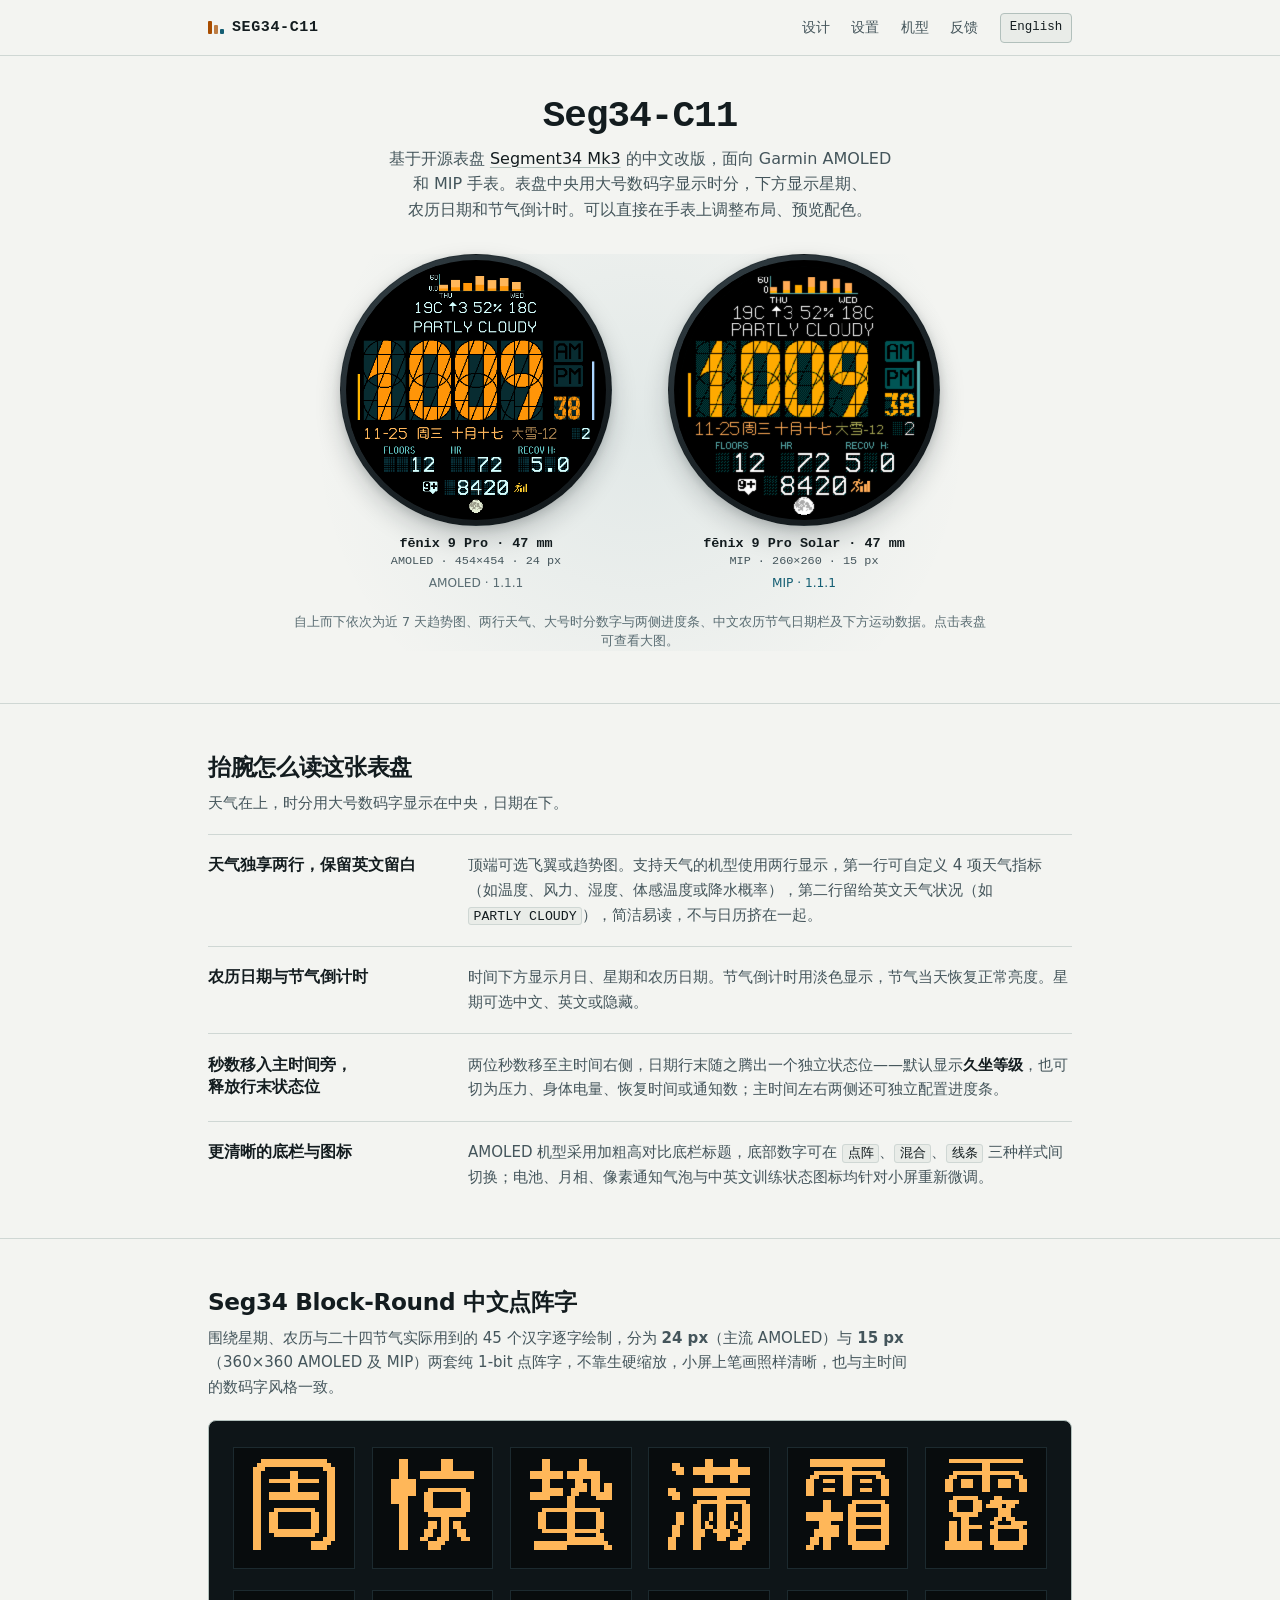
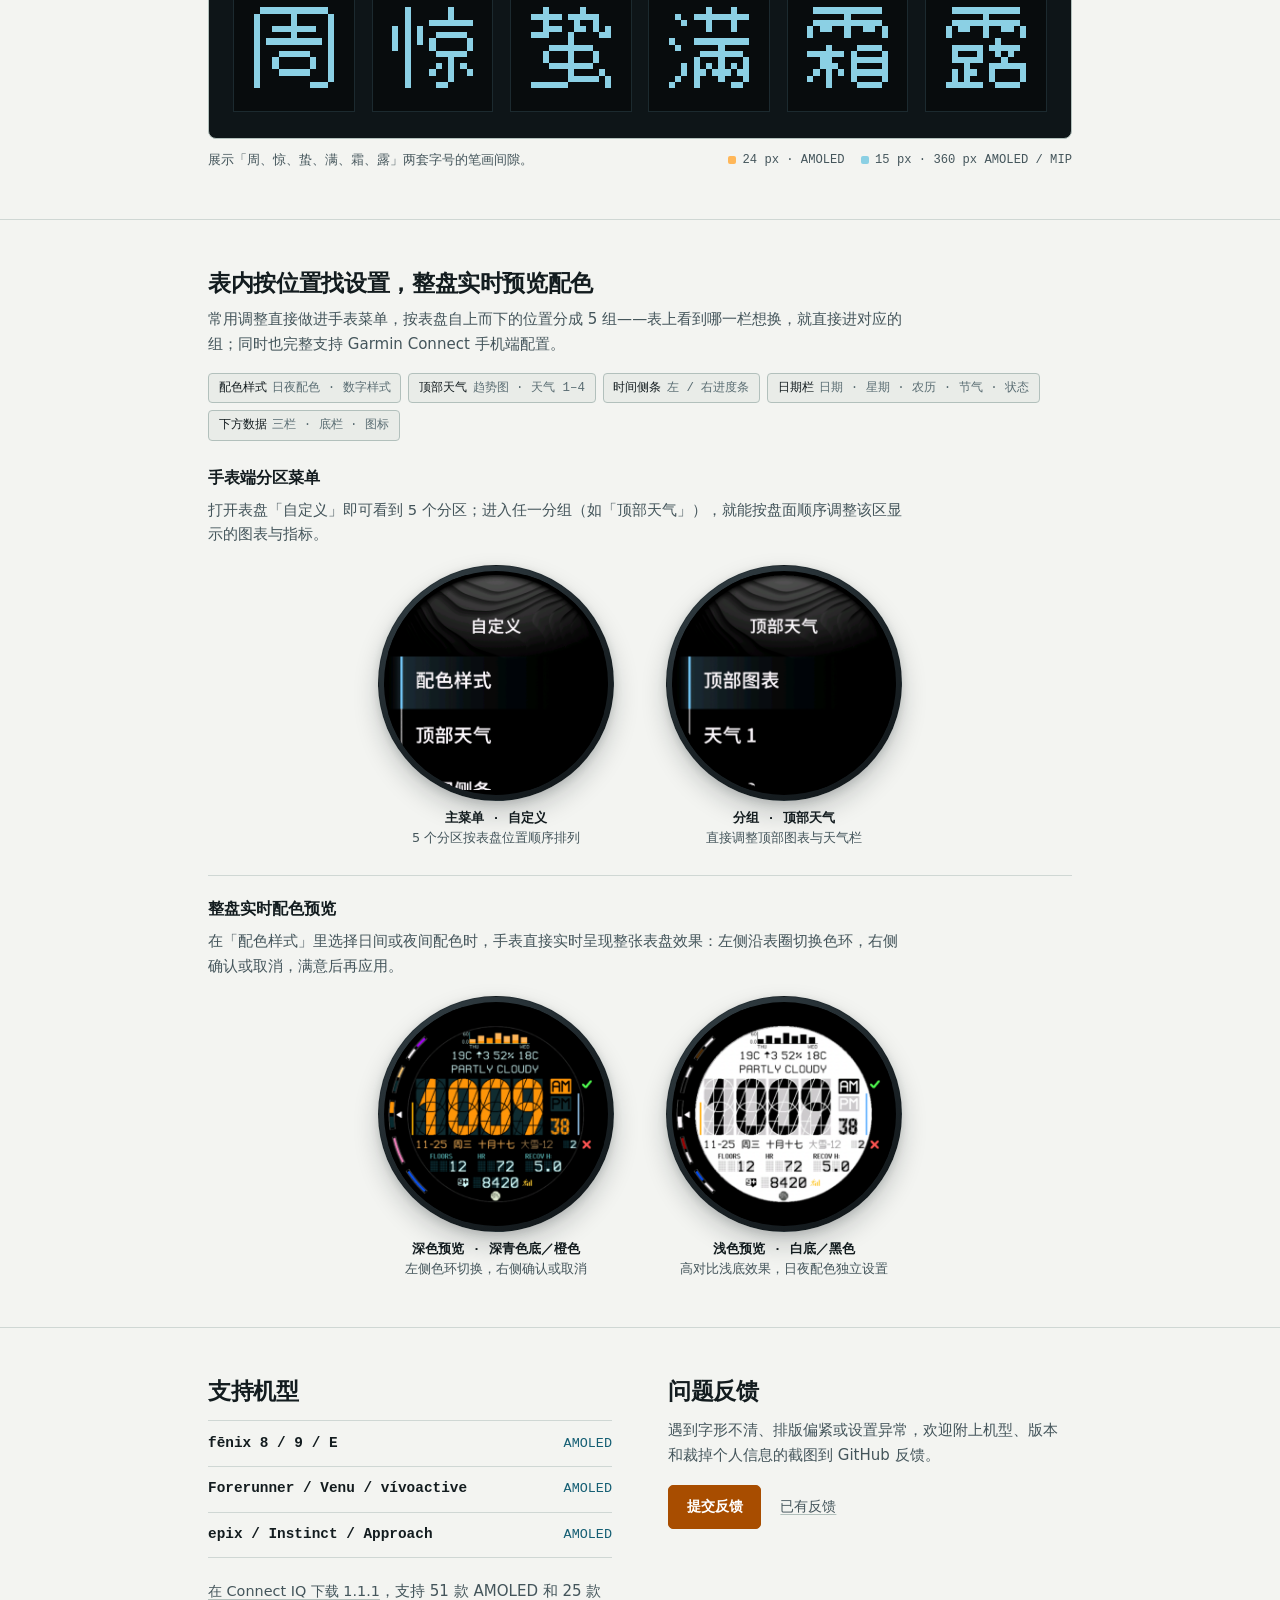
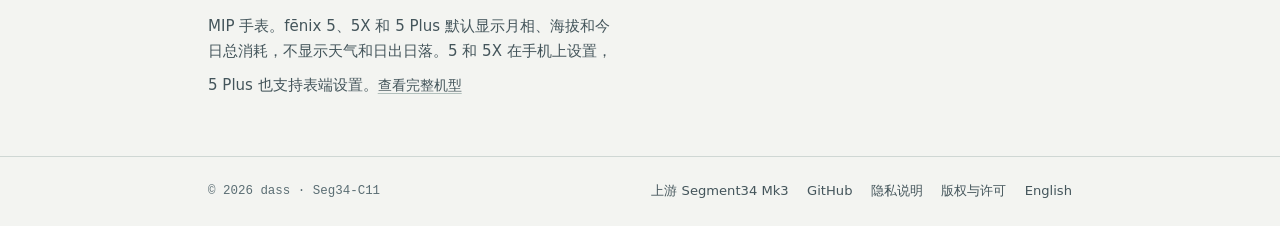
<file: docs/index.html>
<!doctype html>
<html lang="zh-Hans">
<head>
  <meta charset="utf-8">
  <meta name="viewport" content="width=device-width, initial-scale=1">
  <title>Seg34-C11 · Garmin AMOLED 与 MIP 中文表盘</title>
  <meta name="description" content="开源表盘 Segment34 Mk3 的中文改版，面向 Garmin AMOLED 和 MIP 手表。大号数码字显示时分，两行显示天气。中文点阵字显示农历日期和节气倒计时，可在手表上调整布局、预览配色。">
  <meta property="og:title" content="Seg34-C11 · Garmin AMOLED 与 MIP 中文表盘">
  <meta property="og:description" content="开源表盘 Segment34 Mk3 的中文改版，面向 Garmin AMOLED 和 MIP 手表。">
  <meta property="og:image" content="https://dass-s-c.github.io/Seg34-C11/images/fenix9-pro-47.png">
  <meta property="og:type" content="website">
  <meta property="og:url" content="https://dass-s-c.github.io/Seg34-C11/">
  <link rel="canonical" href="https://dass-s-c.github.io/Seg34-C11/">
  <link rel="alternate" hreflang="en" href="https://dass-s-c.github.io/Seg34-C11/en.html">
  <link rel="alternate" hreflang="zh-Hans" href="https://dass-s-c.github.io/Seg34-C11/">
  <link rel="stylesheet" href="style.css">
</head>
<body>
  <a class="skip" href="#main">跳至正文</a>

  <header class="site-header">
    <div class="bar wrap">
      <a class="brand" href="./">
        <span class="brand-mark" aria-hidden="true"><i></i><i></i><i></i></span>
        <span>SEG34-C11</span>
      </a>
      <nav class="site-nav" aria-label="站点导航">
        <a href="#dial">设计</a>
        <a href="#settings">设置</a>
        <a href="#models">机型</a>
        <a href="#feedback">反馈</a>
        <a class="lang-switch" href="en.html" hreflang="en" lang="en">English</a>
      </nav>
    </div>
  </header>

  <main id="main">
    <section class="hero wrap" aria-labelledby="title">
      <div class="hero-head">
        <h1 id="title">Seg34-C11</h1>
        <!-- Buy Me a Coffee: reserve the link here. -->
        <p class="hero-lede">
          基于开源表盘 <a href="https://github.com/ludw/segment34mk3">Segment34 Mk3</a> 的中文改版，面向 Garmin AMOLED 和 MIP 手表。表盘中央用大号数码字显示时分，下方显示星期、农历日期和节气倒计时。可以直接在手表上调整布局、预览配色。
        </p>
      </div>

      <div class="showcase" aria-label="表盘日常画面">
        <div class="watches">
          <figure class="watch-unit watch-amoled">
            <a class="watch-case" href="images/fenix9-pro-47.png" title="查看大图：fēnix 9 Pro 47 mm（AMOLED）">
              <span class="watch-screen">
                <img src="images/fenix9-pro-47.png" width="454" height="454" alt="fēnix 9 Pro 47 mm（AMOLED）日常表盘：顶部趋势图与两行天气、中央的大号时分数字、两侧进度条和秒数、24 px 中文公历农历节气日期栏，以及下方运动与底栏数据">
              </span>
            </a>
            <figcaption class="watch-meta">
              <span class="watch-model" lang="en">fēnix 9 Pro · 47 mm</span>
              <span class="watch-spec" lang="en">AMOLED · 454×454 · 24 px</span>
              <span class="watch-status">AMOLED · 1.1.1</span>
            </figcaption>
          </figure>

          <figure class="watch-unit watch-mip">
            <a class="watch-case" href="images/fenix9-pro-solar-47.png" title="查看大图：fēnix 9 Pro Solar 47 mm（MIP）">
              <span class="watch-screen">
                <img src="images/fenix9-pro-solar-47.png" width="260" height="260" alt="fēnix 9 Pro Solar 47 mm（MIP）表盘预览：顶部趋势图、两行天气、大号时分数字与侧边秒数、15 px 中文日期栏和下方数据">
              </span>
            </a>
            <figcaption class="watch-meta">
              <span class="watch-model" lang="en">fēnix 9 Pro Solar · 47 mm</span>
              <span class="watch-spec" lang="en">MIP · 260×260 · 15 px</span>
              <span class="watch-status">MIP · 1.1.1</span>
            </figcaption>
          </figure>
        </div>

        <p class="showcase-note">
          自上而下依次为近 7 天趋势图、两行天气、大号时分数字与两侧进度条、中文农历节气日期栏及下方运动数据。点击表盘可查看大图。
        </p>
      </div>
    </section>

    <section class="band" id="dial" aria-labelledby="dial-heading">
      <div class="wrap">
        <h2 id="dial-heading">抬腕怎么读这张表盘</h2>
        <p class="band-intro">
          天气在上，时分用大号数码字显示在中央，日期在下。
        </p>
        <div class="ledger">
          <article class="ledger-row">
            <h3>天气独享两行，保留英文留白</h3>
            <p>
              顶端可选飞翼或趋势图。支持天气的机型使用两行显示，第一行可自定义 4 项天气指标（如温度、风力、湿度、体感温度或降水概率），第二行留给英文天气状况（如 <span lang="en"><code>PARTLY CLOUDY</code></span>），简洁易读，不与日历挤在一起。
            </p>
          </article>

          <article class="ledger-row">
            <h3>农历日期与节气倒计时</h3>
            <p>
              时间下方显示月日、星期和农历日期。节气倒计时用淡色显示，节气当天恢复正常亮度。星期可选中文、英文或隐藏。
            </p>
          </article>

          <article class="ledger-row">
            <h3>秒数移入主时间旁，释放行末状态位</h3>
            <p>
              两位秒数移至主时间右侧，日期行末随之腾出一个独立状态位——默认显示<strong>久坐等级</strong>，也可切为压力、身体电量、恢复时间或通知数；主时间左右两侧还可独立配置进度条。
            </p>
          </article>

          <article class="ledger-row">
            <h3>更清晰的底栏与图标</h3>
            <p>
              AMOLED 机型采用加粗高对比底栏标题，底部数字可在 <code>点阵</code>、<code>混合</code>、<code>线条</code> 三种样式间切换；电池、月相、像素通知气泡与中英文训练状态图标均针对小屏重新微调。
            </p>
          </article>
        </div>
      </div>
    </section>

    <section class="band" id="glyphs" aria-labelledby="glyphs-heading">
      <div class="wrap">
        <h2 id="glyphs-heading">Seg34 Block-Round 中文点阵字</h2>
        <p class="band-intro">
          围绕星期、农历与二十四节气实际用到的 45 个汉字逐字绘制，分为 <strong>24 px</strong>（主流 AMOLED）与 <strong>15 px</strong>（360×360 AMOLED 及 MIP）两套纯 1-bit 点阵字，不靠生硬缩放，小屏上笔画照样清晰，也与主时间的数码字风格一致。
        </p>

        <figure class="specimen-figure">
          <a class="specimen-frame" href="images/seg34-block-round-specimen.png" title="放大查看 Seg34 Block-Round 中文点阵字">
            <img src="images/seg34-block-round-specimen.png" width="804" height="276" alt="Seg34 Block-Round 中文点阵字对比：上排 24 px，下排 15 px，依次展示周、惊、蛰、满、霜、露六字">
          </a>
          <figcaption class="specimen-meta">
            <span>展示「周、惊、蛰、满、霜、露」两套字号的笔画间隙。</span>
            <span class="specimen-legend">
              <span class="dot-amber">24 px · AMOLED</span>
              <span class="dot-cyan">15 px · 360 px AMOLED / MIP</span>
            </span>
          </figcaption>
        </figure>
      </div>
    </section>

    <section class="band" id="settings" aria-labelledby="settings-heading">
      <div class="wrap">
        <h2 id="settings-heading">表内按位置找设置，整盘实时预览配色</h2>
        <p class="band-intro">
          常用调整直接做进手表菜单，按表盘自上而下的位置分成 5 组——表上看到哪一栏想换，就直接进对应的组；同时也完整支持 Garmin Connect 手机端配置。
        </p>

        <ul class="zone-list" aria-label="手表端设置五大分组">
          <li>配色样式<span>日夜配色 · 数字样式</span></li>
          <li>顶部天气<span>趋势图 · 天气 1–4</span></li>
          <li>时间侧条<span>左 / 右进度条</span></li>
          <li>日期栏<span>日期 · 星期 · 农历 · 节气 · 状态</span></li>
          <li>下方数据<span>三栏 · 底栏 · 图标</span></li>
        </ul>

        <div class="evidence-stack">
          <div class="evidence-block">
            <div class="evidence-head">
              <h3>手表端分区菜单</h3>
            </div>
            <p class="evidence-copy">
              打开表盘「自定义」即可看到 5 个分区；进入任一分组（如「顶部天气」），就能按盘面顺序调整该区显示的图表与指标。
            </p>
            <div class="evidence-dials">
              <figure class="watch-unit watch-amoled">
                <a class="watch-case" href="images/watch-settings-menu.png" title="查看大图：手表端自定义主菜单">
                  <span class="watch-screen">
                    <img src="images/watch-settings-menu.png" width="454" height="454" alt="手表端自定义主菜单，列出配色样式、顶部天气等分区入口">
                  </span>
                </a>
                <figcaption class="watch-meta">
                  <span class="watch-model">主菜单 · 自定义</span>
                  <span class="watch-caption">5 个分区按表盘位置顺序排列</span>
                </figcaption>
              </figure>

              <figure class="watch-unit watch-amoled">
                <a class="watch-case" href="images/watch-settings-submenu.png" title="查看大图：「顶部天气」分组子菜单">
                  <span class="watch-screen">
                    <img src="images/watch-settings-submenu.png" width="454" height="454" alt="手表端「顶部天气」子菜单，显示顶部图表与天气指标设置项">
                  </span>
                </a>
                <figcaption class="watch-meta">
                  <span class="watch-model">分组 · 顶部天气</span>
                  <span class="watch-caption">直接调整顶部图表与天气栏</span>
                </figcaption>
              </figure>
            </div>
          </div>

          <div class="evidence-block">
            <div class="evidence-head">
              <h3>整盘实时配色预览</h3>
            </div>
            <p class="evidence-copy">
              在「配色样式」里选择日间或夜间配色时，手表直接实时呈现整张表盘效果：左侧沿表圈切换色环，右侧确认或取消，满意后再应用。
            </p>
            <div class="evidence-dials">
              <figure class="watch-unit watch-amoled">
                <a class="watch-case" href="images/palette-preview-teal-orange.png" title="查看大图：深色配色预览（深青色底／橙色）">
                  <span class="watch-screen">
                    <img src="images/palette-preview-teal-orange.png" width="454" height="454" alt="手表端深青色底配橙色整盘配色预览，左侧为色环与选中箭头，右侧为确认和取消图标">
                  </span>
                </a>
                <figcaption class="watch-meta">
                  <span class="watch-model">深色预览 · 深青色底／橙色</span>
                  <span class="watch-caption">左侧色环切换，右侧确认或取消</span>
                </figcaption>
              </figure>

              <figure class="watch-unit watch-amoled">
                <a class="watch-case" href="images/palette-preview-light.png" title="查看大图：浅色配色预览（白底／黑色）">
                  <span class="watch-screen">
                    <img src="images/palette-preview-light.png" width="454" height="454" alt="手表端白底黑字整盘配色预览，展示高对比浅色日间配色效果">
                  </span>
                </a>
                <figcaption class="watch-meta">
                  <span class="watch-model">浅色预览 · 白底／黑色</span>
                  <span class="watch-caption">高对比浅底效果，日夜配色独立设置</span>
                </figcaption>
              </figure>
            </div>
          </div>
        </div>
      </div>
    </section>

    <section class="band" aria-label="支持机型与反馈">
      <div class="wrap support-grid">
        <div class="support-col">
          <h2 id="models">支持机型</h2>
          <dl class="models" lang="en">
            <div><dt>fēnix 8 / 9 / E</dt><dd>AMOLED</dd></div>
            <div><dt>Forerunner / Venu / vívoactive</dt><dd>AMOLED</dd></div>
            <div><dt>epix / Instinct / Approach</dt><dd>AMOLED</dd></div>
          </dl>
          <p class="support-copy"><a class="text-link" href="https://apps.garmin.com/apps/5e2d1f65-10e1-4c46-982b-9975ee0f48af">在 Connect IQ 下载 1.1.1</a>，支持 51 款 AMOLED 和 25 款 MIP 手表。fēnix 5、5X 和 5 Plus 默认显示月相、海拔和今日总消耗，不显示天气和日出日落。5 和 5X 在手机上设置，5 Plus 也支持表端设置。<a class="text-link" href="https://github.com/dass-s-c/Seg34-C11#支持机型--supported-models">查看完整机型</a></p>
        </div>

        <div class="support-col">
          <h2 id="feedback">问题反馈</h2>
          <p class="support-copy">
            遇到字形不清、排版偏紧或设置异常，欢迎附上机型、版本和裁掉个人信息的截图到 GitHub 反馈。
          </p>
          <div class="support-actions">
            <a class="btn btn-primary" href="https://github.com/dass-s-c/Seg34-C11/issues/new/choose">提交反馈</a>
            <a class="text-link" href="https://github.com/dass-s-c/Seg34-C11/issues">已有反馈</a>
          </div>
        </div>
      </div>
    </section>
  </main>

  <footer class="site-footer">
    <div class="wrap footer-bar">
      <p class="footer-meta" lang="en">© 2026 dass · Seg34-C11</p>
      <nav class="footer-links" aria-label="项目链接与法律信息">
        <a href="https://github.com/ludw/segment34mk3">上游 Segment34 Mk3</a>
        <a href="https://github.com/dass-s-c/Seg34-C11">GitHub</a>
        <a href="https://github.com/dass-s-c/Seg34-C11/blob/main/PRIVACY.md">隐私说明</a>
        <a href="./notices/">版权与许可</a>
        <a href="en.html" hreflang="en" lang="en">English</a>
      </nav>
    </div>
  </footer>
</body>
</html>
</file>
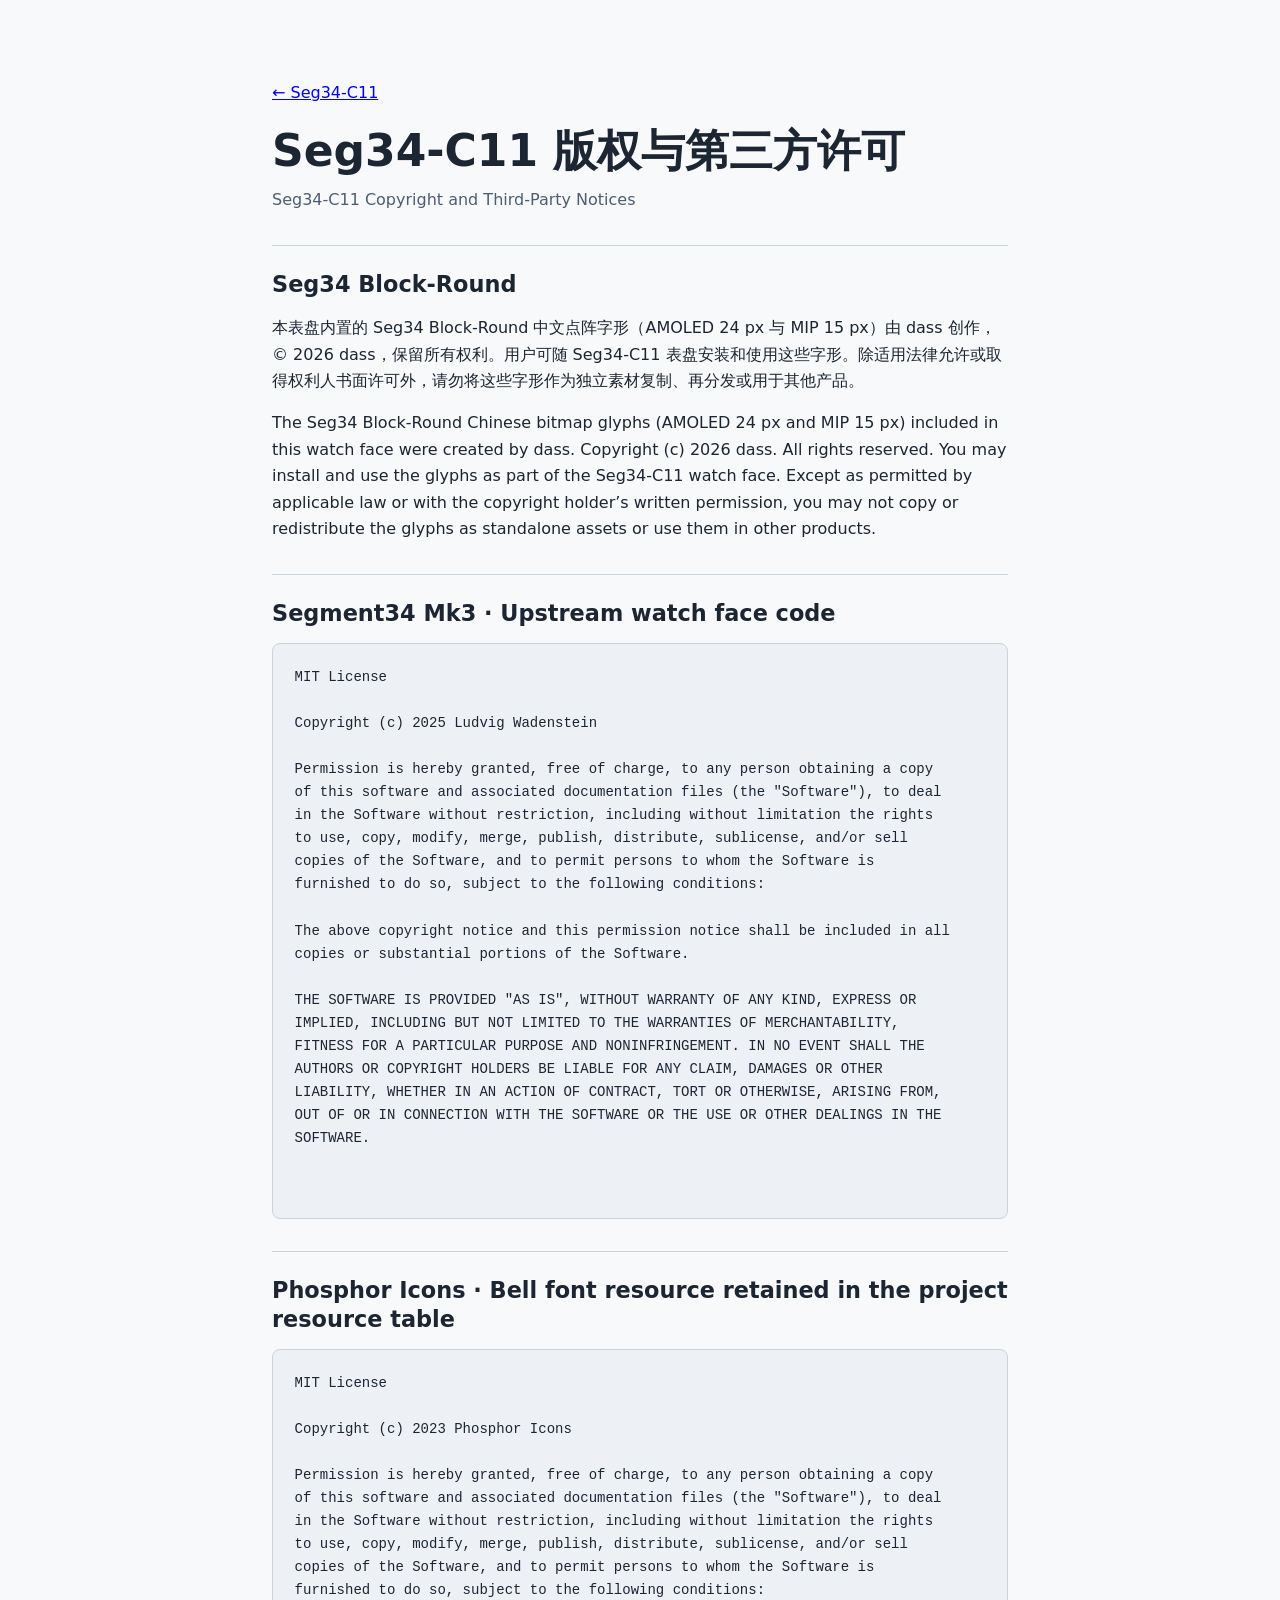
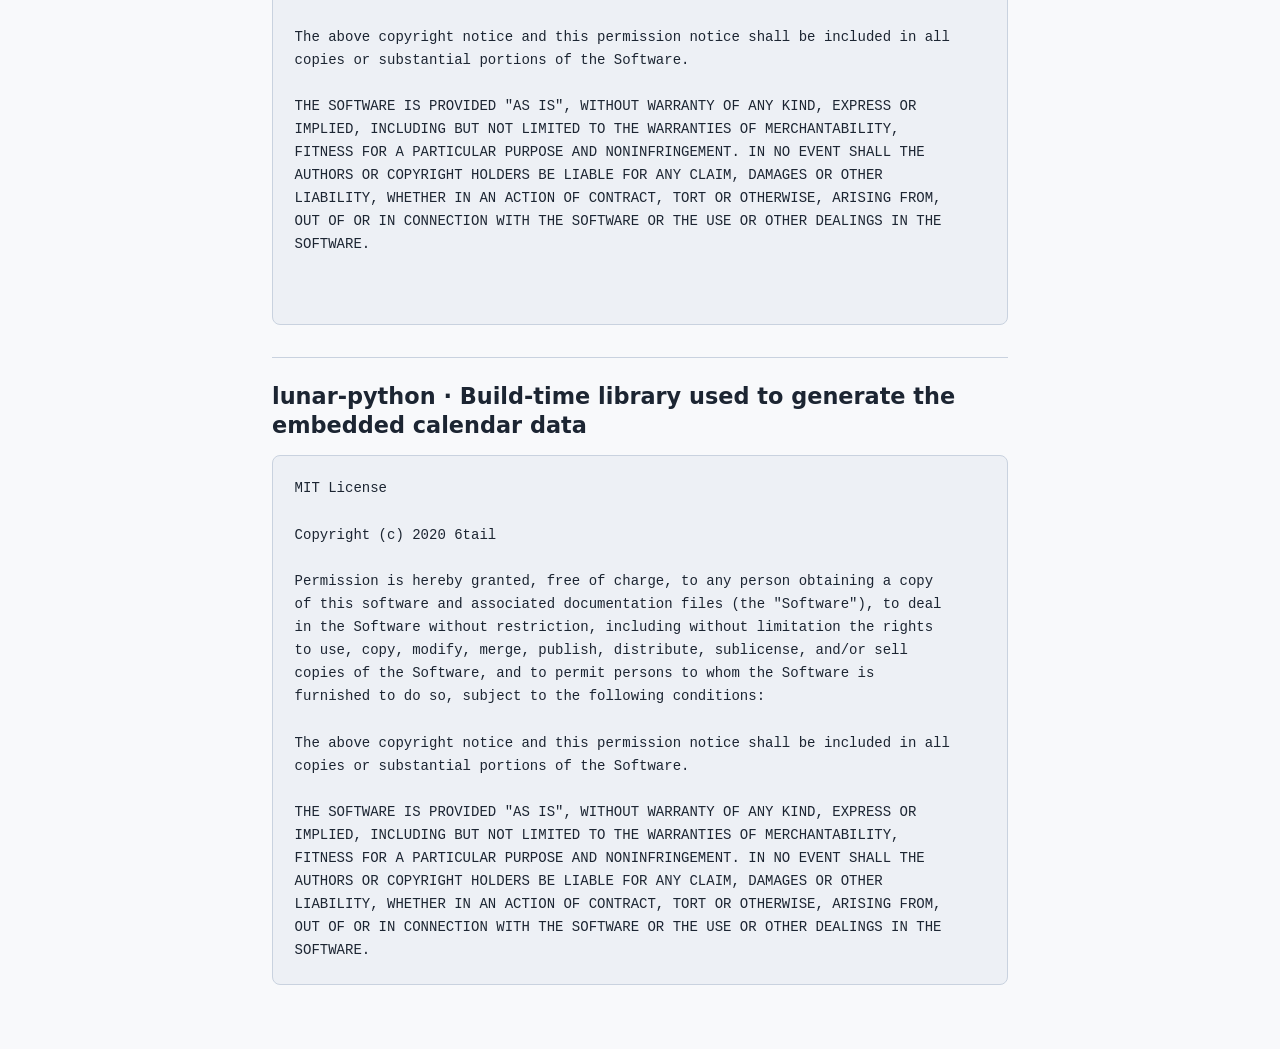
<file: docs/notices/index.html>
<!doctype html>
<html lang="zh-Hans">
<head>
  <meta charset="utf-8">
  <meta name="viewport" content="width=device-width, initial-scale=1">
  <title>Seg34-C11 版权与第三方许可</title>
  <style>
    :root {
      color-scheme: light dark;
      --background: #f8f9fb;
      --text: #1c2532;
      --muted: #4d5e72;
      --panel: #edf0f5;
      --border: #c9d2df;
      font-family: system-ui, sans-serif;
      line-height: 1.65;
    }

    @media (prefers-color-scheme: dark) {
      :root {
        --background: #151a22;
        --text: #eaedf2;
        --muted: #b0bfd1;
        --panel: #1f2734;
        --border: #43516a;
      }
    }

    body {
      margin: 0;
      background: var(--background);
      color: var(--text);
    }

    main {
      box-sizing: border-box;
      max-width: 54rem;
      margin-inline: auto;
      padding: clamp(1rem, 5vw, 4rem);
    }

    h1, h2 {
      margin: 0;
      line-height: 1.3;
    }

    h1 {
      font-size: clamp(1.75rem, 5vw, 2.75rem);
    }

    h2 {
      font-size: clamp(1.15rem, 3vw, 1.4rem);
    }

    .subtitle {
      margin-top: 0.45rem;
      color: var(--muted);
    }

    section {
      position: relative;
      margin-top: 2rem;
      padding-top: 1.5rem;
      border-top: 1px solid var(--border);
    }

    .separator {
      position: absolute;
      width: 1px;
      height: 1px;
      overflow: hidden;
      clip-path: inset(50%);
    }

    pre {
      margin: 0.9rem 0 0;
      padding: clamp(0.75rem, 3vw, 1.35rem);
      border: 1px solid var(--border);
      border-radius: 0.5rem;
      background: var(--panel);
      font-family: ui-monospace, "SFMono-Regular", Consolas, monospace;
      font-size: 0.875rem;
      white-space: pre-wrap;
      overflow-wrap: anywhere;
    }
  </style>
</head>
<body>
  <main> <p><a href="../">← Seg34-C11</a></p>
<h1>Seg34-C11 版权与第三方许可</h1>
<p class="subtitle" lang="en">Seg34-C11 Copyright and Third-Party Notices</p>

<section><h2 lang="en">Seg34 Block-Round</h2>

<p>本表盘内置的 Seg34 Block-Round 中文点阵字形（AMOLED 24 px 与 MIP 15 px）由 dass 创作，© 2026 dass，保留所有权利。用户可随 Seg34-C11 表盘安装和使用这些字形。除适用法律允许或取得权利人书面许可外，请勿将这些字形作为独立素材复制、再分发或用于其他产品。</p>

<p lang="en">The Seg34 Block-Round Chinese bitmap glyphs (AMOLED 24 px and MIP 15 px) included in this watch face were created by dass. Copyright (c) 2026 dass. All rights reserved. You may install and use the glyphs as part of the Seg34-C11 watch face. Except as permitted by applicable law or with the copyright holder’s written permission, you may not copy or redistribute the glyphs as standalone assets or use them in other products.</p></section>


<section lang="en"><span class="separator" aria-hidden="true">--------------------------------------------------------------------</span>
<h2>Segment34 Mk3 · Upstream watch face code</h2>

<pre>MIT License

Copyright (c) 2025 Ludvig Wadenstein

Permission is hereby granted, free of charge, to any person obtaining a copy
of this software and associated documentation files (the &quot;Software&quot;), to deal
in the Software without restriction, including without limitation the rights
to use, copy, modify, merge, publish, distribute, sublicense, and/or sell
copies of the Software, and to permit persons to whom the Software is
furnished to do so, subject to the following conditions:

The above copyright notice and this permission notice shall be included in all
copies or substantial portions of the Software.

THE SOFTWARE IS PROVIDED &quot;AS IS&quot;, WITHOUT WARRANTY OF ANY KIND, EXPRESS OR
IMPLIED, INCLUDING BUT NOT LIMITED TO THE WARRANTIES OF MERCHANTABILITY,
FITNESS FOR A PARTICULAR PURPOSE AND NONINFRINGEMENT. IN NO EVENT SHALL THE
AUTHORS OR COPYRIGHT HOLDERS BE LIABLE FOR ANY CLAIM, DAMAGES OR OTHER
LIABILITY, WHETHER IN AN ACTION OF CONTRACT, TORT OR OTHERWISE, ARISING FROM,
OUT OF OR IN CONNECTION WITH THE SOFTWARE OR THE USE OR OTHER DEALINGS IN THE
SOFTWARE.


</pre></section><section lang="en"><span class="separator" aria-hidden="true">--------------------------------------------------------------------</span>
<h2>Phosphor Icons · Bell font resource retained in the project resource table</h2>

<pre>MIT License

Copyright (c) 2023 Phosphor Icons

Permission is hereby granted, free of charge, to any person obtaining a copy
of this software and associated documentation files (the &quot;Software&quot;), to deal
in the Software without restriction, including without limitation the rights
to use, copy, modify, merge, publish, distribute, sublicense, and/or sell
copies of the Software, and to permit persons to whom the Software is
furnished to do so, subject to the following conditions:

The above copyright notice and this permission notice shall be included in all
copies or substantial portions of the Software.

THE SOFTWARE IS PROVIDED &quot;AS IS&quot;, WITHOUT WARRANTY OF ANY KIND, EXPRESS OR
IMPLIED, INCLUDING BUT NOT LIMITED TO THE WARRANTIES OF MERCHANTABILITY,
FITNESS FOR A PARTICULAR PURPOSE AND NONINFRINGEMENT. IN NO EVENT SHALL THE
AUTHORS OR COPYRIGHT HOLDERS BE LIABLE FOR ANY CLAIM, DAMAGES OR OTHER
LIABILITY, WHETHER IN AN ACTION OF CONTRACT, TORT OR OTHERWISE, ARISING FROM,
OUT OF OR IN CONNECTION WITH THE SOFTWARE OR THE USE OR OTHER DEALINGS IN THE
SOFTWARE.


</pre></section><section lang="en"><span class="separator" aria-hidden="true">--------------------------------------------------------------------</span>
<h2>lunar-python · Build-time library used to generate the embedded calendar data</h2>

<pre>MIT License

Copyright (c) 2020 6tail

Permission is hereby granted, free of charge, to any person obtaining a copy
of this software and associated documentation files (the &quot;Software&quot;), to deal
in the Software without restriction, including without limitation the rights
to use, copy, modify, merge, publish, distribute, sublicense, and/or sell
copies of the Software, and to permit persons to whom the Software is
furnished to do so, subject to the following conditions:

The above copyright notice and this permission notice shall be included in all
copies or substantial portions of the Software.

THE SOFTWARE IS PROVIDED &quot;AS IS&quot;, WITHOUT WARRANTY OF ANY KIND, EXPRESS OR
IMPLIED, INCLUDING BUT NOT LIMITED TO THE WARRANTIES OF MERCHANTABILITY,
FITNESS FOR A PARTICULAR PURPOSE AND NONINFRINGEMENT. IN NO EVENT SHALL THE
AUTHORS OR COPYRIGHT HOLDERS BE LIABLE FOR ANY CLAIM, DAMAGES OR OTHER
LIABILITY, WHETHER IN AN ACTION OF CONTRACT, TORT OR OTHERWISE, ARISING FROM,
OUT OF OR IN CONNECTION WITH THE SOFTWARE OR THE USE OR OTHER DEALINGS IN THE
SOFTWARE.
</pre></section></main>
</body>
</html>
</file>
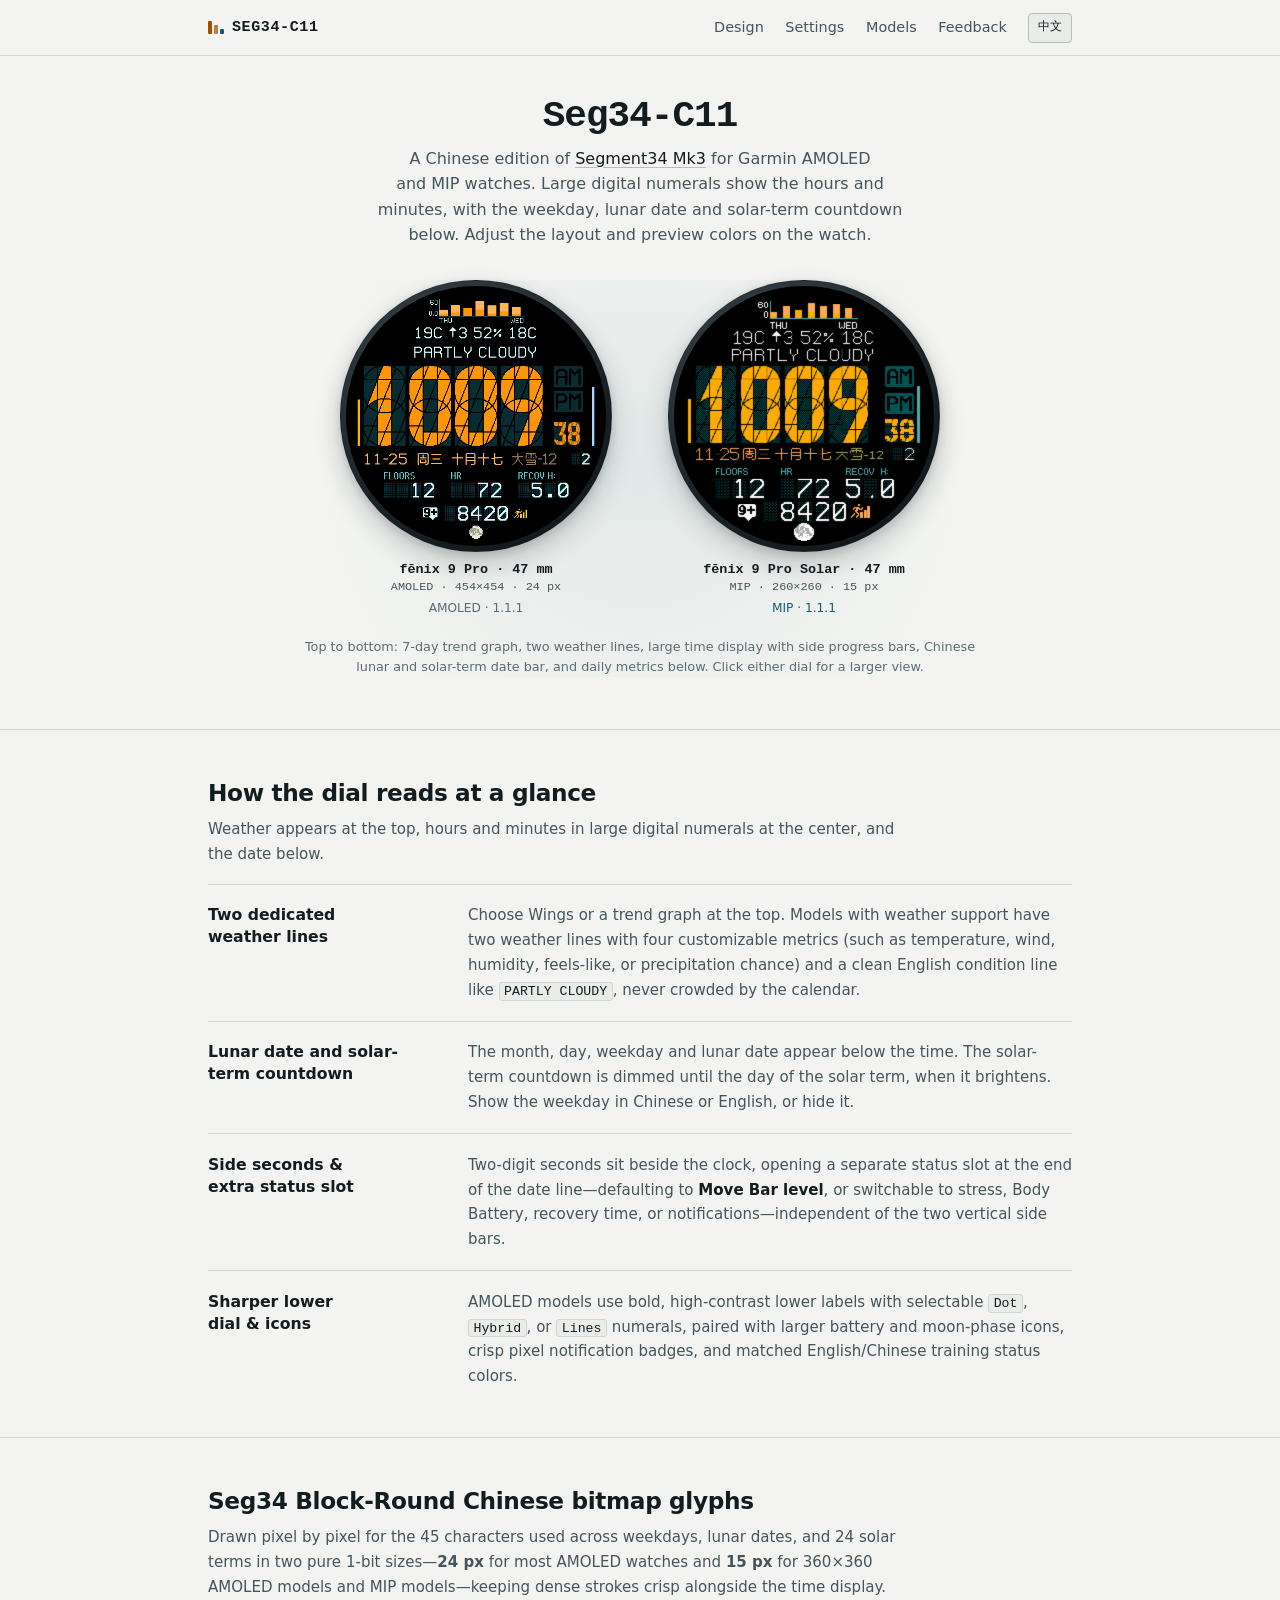
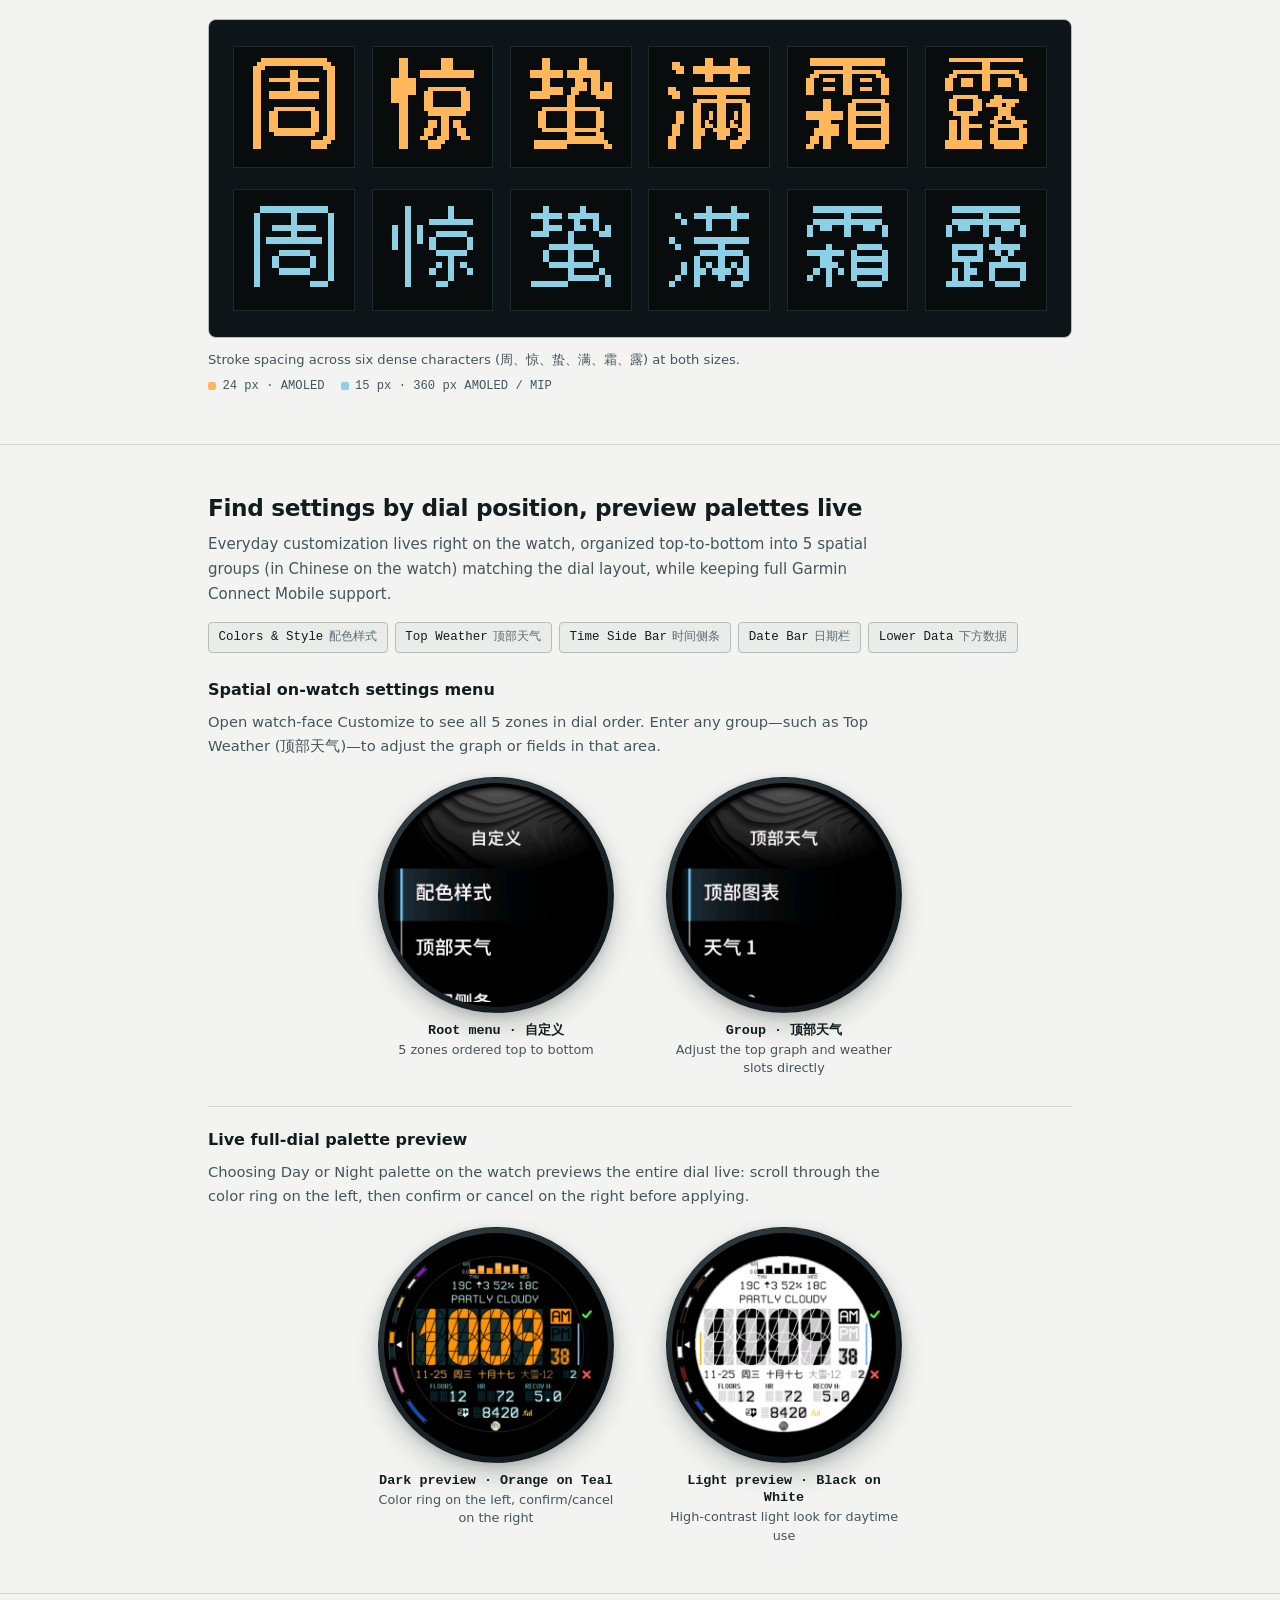
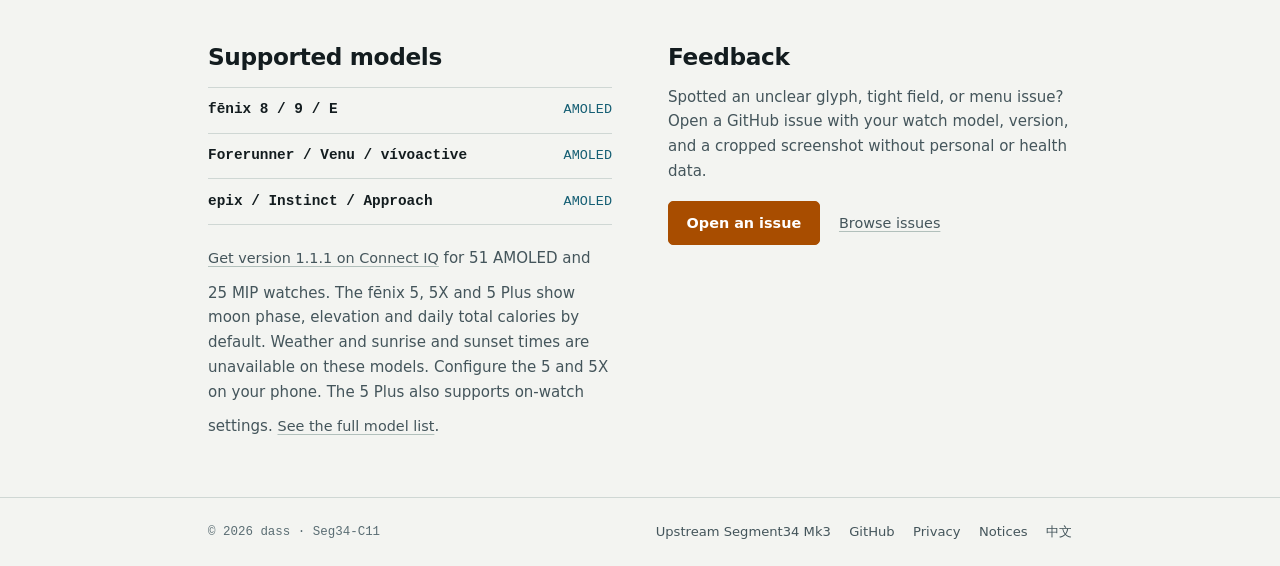
<file: docs/en.html>
<!doctype html>
<html lang="en">
<head>
  <meta charset="utf-8">
  <meta name="viewport" content="width=device-width, initial-scale=1">
  <title>Seg34-C11 · Chinese Watch Face for Garmin AMOLED and MIP</title>
  <meta name="description" content="A Chinese edition of Segment34 Mk3 for Garmin AMOLED and MIP watches, with large digital numerals, a lunar date and solar-term countdown, and on-watch layout and color settings.">
  <meta property="og:title" content="Seg34-C11 · Chinese Watch Face for Garmin AMOLED and MIP">
  <meta property="og:description" content="A restrained Chinese edition of Segment34 Mk3 for Garmin AMOLED and MIP watches.">
  <meta property="og:image" content="https://dass-s-c.github.io/Seg34-C11/images/fenix9-pro-47.png">
  <meta property="og:type" content="website">
  <meta property="og:url" content="https://dass-s-c.github.io/Seg34-C11/en.html">
  <link rel="canonical" href="https://dass-s-c.github.io/Seg34-C11/en.html">
  <link rel="alternate" hreflang="en" href="https://dass-s-c.github.io/Seg34-C11/en.html">
  <link rel="alternate" hreflang="zh-Hans" href="https://dass-s-c.github.io/Seg34-C11/">
  <link rel="stylesheet" href="style.css">
</head>
<body>
  <a class="skip" href="#main">Skip to content</a>

  <header class="site-header">
    <div class="bar wrap">
      <a class="brand" href="en.html">
        <span class="brand-mark" aria-hidden="true"><i></i><i></i><i></i></span>
        <span>SEG34-C11</span>
      </a>
      <nav class="site-nav" aria-label="Site navigation">
        <a href="#dial">Design</a>
        <a href="#settings">Settings</a>
        <a href="#models">Models</a>
        <a href="#feedback">Feedback</a>
        <a class="lang-switch" href="index.html" hreflang="zh-Hans" lang="zh-Hans">中文</a>
      </nav>
    </div>
  </header>

  <main id="main">
    <section class="hero wrap" aria-labelledby="title">
      <div class="hero-head">
        <h1 id="title">Seg34-C11</h1>
        <!-- Buy Me a Coffee: reserve the link here. -->
        <p class="hero-lede">
          A Chinese edition of <a href="https://github.com/ludw/segment34mk3">Segment34 Mk3</a> for Garmin AMOLED and MIP watches. Large digital numerals show the hours and minutes, with the weekday, lunar date and solar-term countdown below. Adjust the layout and preview colors on the watch.
        </p>
      </div>

      <div class="showcase" aria-label="Watch face daily views">
        <div class="watches">
          <figure class="watch-unit watch-amoled">
            <a class="watch-case" href="images/fenix9-pro-47.png" title="View larger: fēnix 9 Pro 47 mm (AMOLED)">
              <span class="watch-screen">
                <img src="images/fenix9-pro-47.png" width="454" height="454" alt="fēnix 9 Pro 47 mm (AMOLED) daily watch face showing top trend graph, two weather lines, large time display with side bars and seconds, 24 px Chinese lunar and solar-term date bar, and lower metrics">
              </span>
            </a>
            <figcaption class="watch-meta">
              <span class="watch-model">fēnix 9 Pro · 47 mm</span>
              <span class="watch-spec">AMOLED · 454×454 · 24 px</span>
              <span class="watch-status">AMOLED · 1.1.1</span>
            </figcaption>
          </figure>

          <figure class="watch-unit watch-mip">
            <a class="watch-case" href="images/fenix9-pro-solar-47.png" title="View larger: fēnix 9 Pro Solar 47 mm (MIP)">
              <span class="watch-screen">
                <img src="images/fenix9-pro-solar-47.png" width="260" height="260" alt="fēnix 9 Pro Solar 47 mm (MIP) watch face preview showing top trend graph, two weather lines, large time display with side seconds, 15 px Chinese date bar, and lower metrics">
              </span>
            </a>
            <figcaption class="watch-meta">
              <span class="watch-model">fēnix 9 Pro Solar · 47 mm</span>
              <span class="watch-spec">MIP · 260×260 · 15 px</span>
              <span class="watch-status">MIP · 1.1.1</span>
            </figcaption>
          </figure>
        </div>

        <p class="showcase-note">
          Top to bottom: 7-day trend graph, two weather lines, large time display with side progress bars, Chinese lunar and solar-term date bar, and daily metrics below. Click either dial for a larger view.
        </p>
      </div>
    </section>

    <section class="band" id="dial" aria-labelledby="dial-heading">
      <div class="wrap">
        <h2 id="dial-heading">How the dial reads at a glance</h2>
        <p class="band-intro">
          Weather appears at the top, hours and minutes in large digital numerals at the center, and the date below.
        </p>
        <div class="ledger">
          <article class="ledger-row">
            <h3>Two dedicated weather lines</h3>
            <p>
              Choose Wings or a trend graph at the top. Models with weather support have two weather lines with four customizable metrics (such as temperature, wind, humidity, feels-like, or precipitation chance) and a clean English condition line like <code>PARTLY CLOUDY</code>, never crowded by the calendar.
            </p>
          </article>

          <article class="ledger-row">
            <h3>Lunar date and solar-term countdown</h3>
            <p>
              The month, day, weekday and lunar date appear below the time. The solar-term countdown is dimmed until the day of the solar term, when it brightens. Show the weekday in Chinese or English, or hide it.
            </p>
          </article>

          <article class="ledger-row">
            <h3>Side seconds &amp; extra status slot</h3>
            <p>
              Two-digit seconds sit beside the clock, opening a separate status slot at the end of the date line—defaulting to <strong>Move Bar level</strong>, or switchable to stress, Body Battery, recovery time, or notifications—independent of the two vertical side bars.
            </p>
          </article>

          <article class="ledger-row">
            <h3>Sharper lower dial &amp; icons</h3>
            <p>
              AMOLED models use bold, high-contrast lower labels with selectable <code>Dot</code>, <code>Hybrid</code>, or <code>Lines</code> numerals, paired with larger battery and moon-phase icons, crisp pixel notification badges, and matched English/Chinese training status colors.
            </p>
          </article>
        </div>
      </div>
    </section>

    <section class="band" id="glyphs" aria-labelledby="glyphs-heading">
      <div class="wrap">
        <h2 id="glyphs-heading">Seg34 Block-Round Chinese bitmap glyphs</h2>
        <p class="band-intro">
          Drawn pixel by pixel for the 45 characters used across weekdays, lunar dates, and 24 solar terms in two pure 1-bit sizes—<strong>24 px</strong> for most AMOLED watches and <strong>15 px</strong> for 360×360 AMOLED models and MIP models—keeping dense strokes crisp alongside the time display.
        </p>

        <figure class="specimen-figure">
          <a class="specimen-frame" href="images/seg34-block-round-specimen.png" title="View larger Seg34 Block-Round glyph specimen">
            <img src="images/seg34-block-round-specimen.png" width="804" height="276" alt="Seg34 Block-Round 1-bit Chinese glyph comparison at 24 px on top and 15 px on bottom showing six dense characters">
          </a>
          <figcaption class="specimen-meta">
            <span>Stroke spacing across six dense characters (<span lang="zh-Hans">周、惊、蛰、满、霜、露</span>) at both sizes.</span>
            <span class="specimen-legend">
              <span class="dot-amber">24 px · AMOLED</span>
              <span class="dot-cyan">15 px · 360 px AMOLED / MIP</span>
            </span>
          </figcaption>
        </figure>
      </div>
    </section>

    <section class="band" id="settings" aria-labelledby="settings-heading">
      <div class="wrap">
        <h2 id="settings-heading">Find settings by dial position, preview palettes live</h2>
        <p class="band-intro">
          Everyday customization lives right on the watch, organized top-to-bottom into 5 spatial groups (in Chinese on the watch) matching the dial layout, while keeping full Garmin Connect Mobile support.
        </p>

        <ul class="zone-list" aria-label="Five on-watch spatial settings groups">
          <li>Colors &amp; Style<span lang="zh-Hans">配色样式</span></li>
          <li>Top Weather<span lang="zh-Hans">顶部天气</span></li>
          <li>Time Side Bar<span lang="zh-Hans">时间侧条</span></li>
          <li>Date Bar<span lang="zh-Hans">日期栏</span></li>
          <li>Lower Data<span lang="zh-Hans">下方数据</span></li>
        </ul>

        <div class="evidence-stack">
          <div class="evidence-block">
            <div class="evidence-head">
              <h3>Spatial on-watch settings menu</h3>
            </div>
            <p class="evidence-copy">
              Open watch-face Customize to see all 5 zones in dial order. Enter any group—such as Top Weather (<span lang="zh-Hans">顶部天气</span>)—to adjust the graph or fields in that area.
            </p>
            <div class="evidence-dials">
              <figure class="watch-unit watch-amoled">
                <a class="watch-case" href="images/watch-settings-menu.png" title="View larger: on-watch customize menu">
                  <span class="watch-screen">
                    <img src="images/watch-settings-menu.png" width="454" height="454" alt="On-watch customize menu showing spatial groups such as Colors and Style and Top Weather in Chinese">
                  </span>
                </a>
                <figcaption class="watch-meta">
                  <span class="watch-model">Root menu · <span lang="zh-Hans">自定义</span></span>
                  <span class="watch-caption">5 zones ordered top to bottom</span>
                </figcaption>
              </figure>

              <figure class="watch-unit watch-amoled">
                <a class="watch-case" href="images/watch-settings-submenu.png" title="View larger: Top Weather submenu">
                  <span class="watch-screen">
                    <img src="images/watch-settings-submenu.png" width="454" height="454" alt="On-watch Top Weather submenu listing the top graph and weather slot options in Chinese">
                  </span>
                </a>
                <figcaption class="watch-meta">
                  <span class="watch-model">Group · <span lang="zh-Hans">顶部天气</span></span>
                  <span class="watch-caption">Adjust the top graph and weather slots directly</span>
                </figcaption>
              </figure>
            </div>
          </div>

          <div class="evidence-block">
            <div class="evidence-head">
              <h3>Live full-dial palette preview</h3>
            </div>
            <p class="evidence-copy">
              Choosing Day or Night palette on the watch previews the entire dial live: scroll through the color ring on the left, then confirm or cancel on the right before applying.
            </p>
            <div class="evidence-dials">
              <figure class="watch-unit watch-amoled">
                <a class="watch-case" href="images/palette-preview-teal-orange.png" title="View larger: dark palette preview (Orange on Teal)">
                  <span class="watch-screen">
                    <img src="images/palette-preview-teal-orange.png" width="454" height="454" alt="On-watch live palette preview in Orange on Teal with side color swatch ring and confirm/cancel controls">
                  </span>
                </a>
                <figcaption class="watch-meta">
                  <span class="watch-model">Dark preview · Orange on Teal</span>
                  <span class="watch-caption">Color ring on the left, confirm/cancel on the right</span>
                </figcaption>
              </figure>

              <figure class="watch-unit watch-amoled">
                <a class="watch-case" href="images/palette-preview-light.png" title="View larger: light palette preview (Black on White)">
                  <span class="watch-screen">
                    <img src="images/palette-preview-light.png" width="454" height="454" alt="On-watch live palette preview in Black on White showing a high-contrast light daytime palette">
                  </span>
                </a>
                <figcaption class="watch-meta">
                  <span class="watch-model">Light preview · Black on White</span>
                  <span class="watch-caption">High-contrast light look for daytime use</span>
                </figcaption>
              </figure>
            </div>
          </div>
        </div>
      </div>
    </section>

    <section class="band" aria-label="Supported models and feedback">
      <div class="wrap support-grid">
        <div class="support-col">
          <h2 id="models">Supported models</h2>
          <dl class="models">
            <div><dt>fēnix 8 / 9 / E</dt><dd>AMOLED</dd></div>
            <div><dt>Forerunner / Venu / vívoactive</dt><dd>AMOLED</dd></div>
            <div><dt>epix / Instinct / Approach</dt><dd>AMOLED</dd></div>
          </dl>
          <p class="support-copy"><a class="text-link" href="https://apps.garmin.com/apps/5e2d1f65-10e1-4c46-982b-9975ee0f48af">Get version 1.1.1 on Connect IQ</a> for 51 AMOLED and 25 MIP watches. The fēnix 5, 5X and 5 Plus show moon phase, elevation and daily total calories by default. Weather and sunrise and sunset times are unavailable on these models. Configure the 5 and 5X on your phone. The 5 Plus also supports on-watch settings. <a class="text-link" href="https://github.com/dass-s-c/Seg34-C11#支持机型--supported-models">See the full model list</a>.</p>
        </div>

        <div class="support-col">
          <h2 id="feedback">Feedback</h2>
          <p class="support-copy">
            Spotted an unclear glyph, tight field, or menu issue? Open a GitHub issue with your watch model, version, and a cropped screenshot without personal or health data.
          </p>
          <div class="support-actions">
            <a class="btn btn-primary" href="https://github.com/dass-s-c/Seg34-C11/issues/new/choose">Open an issue</a>
            <a class="text-link" href="https://github.com/dass-s-c/Seg34-C11/issues">Browse issues</a>
          </div>
        </div>
      </div>
    </section>
  </main>

  <footer class="site-footer">
    <div class="wrap footer-bar">
      <p class="footer-meta">© 2026 dass · Seg34-C11</p>
      <nav class="footer-links" aria-label="Project links and notices">
        <a href="https://github.com/ludw/segment34mk3">Upstream Segment34 Mk3</a>
        <a href="https://github.com/dass-s-c/Seg34-C11">GitHub</a>
        <a href="https://github.com/dass-s-c/Seg34-C11/blob/main/PRIVACY.md">Privacy</a>
        <a href="./notices/">Notices</a>
        <a href="index.html" hreflang="zh-Hans" lang="zh-Hans">中文</a>
      </nav>
    </div>
  </footer>
</body>
</html>
</file>
<file: docs/style.css>
:root {
  color-scheme: dark light;
  --bg: #080c0d;
  --surface: #0e1518;
  --surface-hover: #141e22;
  --ink: #edf2f3;
  --ink-muted: #98a8ae;
  --ink-dim: #73868d;
  --rule: #1c2a2f;
  --rule-strong: #2c4047;
  --amber: #ff9f24;
  --amber-ink: #120b02;
  --cyan: #8bd0e4;
  --bezel-bg: linear-gradient(148deg, #2b363c 0%, #161d21 52%, #0a0e10 100%);
  --bezel-border: rgba(255, 255, 255, 0.11);
  --bezel-shadow: 0 14px 32px rgba(0, 0, 0, 0.56), 0 3px 10px rgba(0, 0, 0, 0.38);
  --dial-glow: radial-gradient(circle at 50% 45%, rgba(28, 76, 88, 0.24) 0%, transparent 68%);
  --font-sans: system-ui, -apple-system, BlinkMacSystemFont, "PingFang SC", "Hiragino Sans GB", "Microsoft YaHei", "Segoe UI", sans-serif;
  --font-mono: ui-monospace, "SF Mono", Menlo, Monaco, Consolas, monospace;
}

@media (prefers-color-scheme: light) {
  :root {
    --bg: #f3f4f1;
    --surface: #e9ece8;
    --surface-hover: #dfe4de;
    --ink: #131c1f;
    --ink-muted: #44555b;
    --ink-dim: #5a6d73;
    --rule: #cfd7d4;
    --rule-strong: #b2c0bc;
    --amber: #a84d00;
    --amber-ink: #ffffff;
    --cyan: #145e73;
    --bezel-bg: linear-gradient(148deg, #344046 0%, #1c2428 52%, #101518 100%);
    --bezel-border: rgba(16, 26, 30, 0.28);
    --bezel-shadow: 0 12px 26px rgba(16, 26, 30, 0.2), 0 3px 8px rgba(16, 26, 30, 0.14);
    --dial-glow: radial-gradient(circle at 50% 45%, rgba(20, 94, 115, 0.08) 0%, transparent 68%);
  }
}

*,
*::before,
*::after {
  box-sizing: border-box;
}

html {
  background: var(--bg);
  color: var(--ink);
  font-family: var(--font-sans);
  line-height: 1.65;
  -webkit-text-size-adjust: 100%;
  scroll-behavior: smooth;
}

body {
  margin: 0;
  background: var(--bg);
  color: var(--ink);
  min-height: 100svh;
  display: flex;
  flex-direction: column;
}

main {
  flex: 1;
}

h1, h2, h3, p, figure, dl, dt, dd, ul {
  margin: 0;
}

a {
  color: var(--amber);
  text-decoration-thickness: 1px;
  text-underline-offset: 0.2em;
  transition: color 150ms ease, border-color 150ms ease, background-color 150ms ease;
}

a:hover {
  text-decoration-thickness: 2px;
}

a:focus-visible {
  outline: 2px solid var(--amber);
  outline-offset: 3px;
  border-radius: 2px;
}

code {
  font-family: var(--font-mono);
  font-size: 0.88em;
  white-space: nowrap;
  color: var(--ink);
  background: var(--surface);
  border: 1px solid var(--rule);
  border-radius: 3px;
  padding: 0.06em 0.34em;
}

h1, h2, h3, .hero-lede {
  text-wrap: balance;
}

.wrap {
  width: min(54rem, calc(100% - clamp(2rem, 6vw, 4rem)));
  margin-inline: auto;
}

.skip {
  position: absolute;
  z-index: 10;
  top: 0.5rem;
  left: 0.5rem;
  padding: 0.5rem 0.9rem;
  background: var(--surface);
  color: var(--ink);
  border: 1px solid var(--amber);
  text-decoration: none;
  transform: translateY(-160%);
}

.skip:focus {
  transform: none;
}

/* Header */
.site-header {
  border-block-end: 1px solid var(--rule);
  background: var(--bg);
}

.bar {
  display: flex;
  flex-wrap: wrap;
  align-items: center;
  justify-content: space-between;
  gap: 0.15rem 0.5rem;
  padding-block: 0.2rem;
}

.brand {
  display: inline-flex;
  align-items: center;
  gap: 0.45rem;
  min-height: 44px;
  font-family: var(--font-mono);
  font-size: 0.84rem;
  font-weight: 700;
  letter-spacing: 0.03em;
  color: var(--ink);
  text-decoration: none;
  white-space: nowrap;
}

.brand-mark {
  display: inline-grid;
  grid-template-columns: repeat(3, 4px);
  gap: 2px;
  align-items: end;
}

.brand-mark i {
  display: block;
  border-radius: 1px;
  background: var(--amber);
}

.brand-mark i:nth-child(1) { height: 13px; }
.brand-mark i:nth-child(2) { height: 9px; opacity: 0.72; }
.brand-mark i:nth-child(3) { height: 5px; background: var(--cyan); }

.site-nav {
  display: flex;
  flex-wrap: wrap;
  align-items: center;
  gap: 0.1rem 0.65rem;
}

.site-nav a {
  display: inline-flex;
  align-items: center;
  min-height: 44px;
  font-size: 0.82rem;
  color: var(--ink-muted);
  text-decoration: none;
  white-space: nowrap;
}

.site-nav a:hover {
  color: var(--ink);
}

.site-nav .lang-switch {
  font-family: var(--font-mono);
  font-size: 0.76rem;
  color: var(--ink);
  padding-inline: 0.45rem;
  min-height: 30px;
  border: 1px solid var(--rule-strong);
  border-radius: 4px;
  background: var(--surface);
}

.site-nav .lang-switch:hover {
  border-color: var(--amber);
  color: var(--amber);
}

/* Hero & Watch Showcase */
.hero {
  padding-block: clamp(1rem, 3.2vw, 2.5rem) clamp(1.75rem, 4.5vw, 3.25rem);
}

.hero-head {
  text-align: center;
  max-width: 38rem;
  margin-inline: auto;
}

.hero h1 {
  font-family: var(--font-mono);
  font-size: clamp(1.65rem, 4vw, 2.35rem);
  font-weight: 700;
  line-height: 1.1;
  letter-spacing: -0.025em;
  color: var(--ink);
}

.hero-lede {
  margin-top: 0.5rem;
  font-size: clamp(0.92rem, 1.5vw, 1rem);
  line-height: 1.6;
  color: var(--ink-muted);
}

.hero-lede a {
  color: var(--ink);
  text-decoration-color: var(--rule-strong);
}

.hero-lede a:hover {
  color: var(--amber);
  text-decoration-color: var(--amber);
}

.showcase {
  margin-top: clamp(1rem, 2.8vw, 2rem);
  background: var(--dial-glow);
}

.watches {
  display: grid;
  grid-template-columns: minmax(0, 1fr);
  justify-items: center;
  gap: 1.25rem;
}

.watch-unit {
  width: 100%;
  max-width: 272px;
  display: flex;
  flex-direction: column;
  align-items: center;
  text-align: center;
}

.watch-case {
  display: block;
  width: 100%;
  aspect-ratio: 1;
  padding: 5px;
  border-radius: 50%;
  border: 1px solid var(--bezel-border);
  background: var(--bezel-bg);
  box-shadow: var(--bezel-shadow);
  text-decoration: none;
  transition: transform 180ms ease, border-color 180ms ease;
}

.watch-case:hover {
  transform: translateY(-2px);
  border-color: var(--amber);
}

.watch-screen {
  display: grid;
  place-items: center;
  width: 100%;
  height: 100%;
  border-radius: 50%;
  overflow: hidden;
  background: #000;
}

.watch-screen img {
  display: block;
  width: 96%;
  height: 96%;
  object-fit: contain;
}

.watch-mip .watch-screen img {
  image-rendering: crisp-edges;
  image-rendering: pixelated;
}

.watch-meta {
  margin-top: 0.55rem;
  display: flex;
  flex-direction: column;
  align-items: center;
  gap: 0.12rem;
}

.watch-model {
  font-family: var(--font-mono);
  font-size: 0.84rem;
  font-weight: 600;
  line-height: 1.3;
  color: var(--ink);
}

.watch-spec {
  font-family: var(--font-mono);
  font-size: 0.74rem;
  line-height: 1.35;
  font-variant-numeric: tabular-nums;
  color: var(--ink-muted);
}

.watch-status {
  margin-top: 0.14rem;
  font-size: 0.76rem;
  line-height: 1.4;
  color: var(--ink-dim);
}

.watch-mip .watch-status {
  color: var(--cyan);
}

.watch-caption {
  font-size: 0.8rem;
  line-height: 1.45;
  color: var(--ink-muted);
}

.showcase-note {
  margin-top: 1rem;
  text-align: center;
  font-size: 0.8rem;
  line-height: 1.55;
  color: var(--ink-dim);
  max-width: 44rem;
  margin-inline: auto;
}

/* Sections */
.band {
  border-block-start: 1px solid var(--rule);
  padding-block: clamp(1.75rem, 4.5vw, 3rem);
}

.band h2 {
  font-size: clamp(1.2rem, 2.2vw, 1.45rem);
  font-weight: 650;
  line-height: 1.3;
  letter-spacing: -0.015em;
  color: var(--ink);
}

.band-intro {
  margin-top: 0.55rem;
  font-size: 0.94rem;
  color: var(--ink-muted);
  max-width: 44rem;
}

/* Changes ledger */
.ledger {
  margin-top: 1.1rem;
  border-block-start: 1px solid var(--rule);
}

.ledger-row {
  display: grid;
  grid-template-columns: minmax(0, 1fr);
  gap: 0.35rem 2.25rem;
  padding-block: 1rem;
  border-block-end: 1px solid var(--rule);
  align-items: baseline;
}

.ledger-row:last-child {
  border-block-end: 0;
  padding-block-end: 0;
}

.ledger-row h3 {
  font-size: 0.98rem;
  font-weight: 600;
  line-height: 1.4;
  color: var(--ink);
}

.ledger-row p {
  font-size: 0.94rem;
  color: var(--ink-muted);
}

.ledger-row strong {
  color: var(--ink);
  font-weight: 600;
}

/* Glyph specimen */
.specimen-figure {
  margin-top: 1.25rem;
}

.specimen-frame {
  display: block;
  padding: clamp(0.65rem, 2vw, 1rem);
  background: #0e1518;
  border: 1px solid var(--rule-strong);
  border-radius: 8px;
  text-decoration: none;
  transition: border-color 150ms ease;
}

.specimen-frame:hover {
  border-color: var(--amber);
}

.specimen-frame img {
  display: block;
  width: 100%;
  height: auto;
  image-rendering: crisp-edges;
  image-rendering: pixelated;
}

.specimen-meta {
  margin-top: 0.65rem;
  display: flex;
  flex-wrap: wrap;
  align-items: center;
  justify-content: space-between;
  gap: 0.35rem 1.25rem;
  font-size: 0.82rem;
  color: var(--ink-muted);
}

.specimen-legend {
  display: inline-flex;
  flex-wrap: wrap;
  gap: 0.4rem 1rem;
  font-family: var(--font-mono);
  font-size: 0.76rem;
}

.dot-amber::before,
.dot-cyan::before {
  content: "";
  display: inline-block;
  width: 8px;
  height: 8px;
  border-radius: 2px;
  margin-inline-end: 0.4rem;
  vertical-align: middle;
}

.dot-amber::before {
  background: #ffb759;
}

.dot-cyan::before {
  background: #8bd0e4;
}

/* On-watch settings & live palette preview */
.zone-list {
  margin-top: 1rem;
  padding: 0;
  list-style: none;
  display: flex;
  flex-wrap: wrap;
  gap: 0.45rem;
}

.zone-list li {
  font-family: var(--font-mono);
  font-size: 0.78rem;
  color: var(--ink);
  background: var(--surface);
  border: 1px solid var(--rule-strong);
  border-radius: 4px;
  padding: 0.25rem 0.6rem;
}

.zone-list li span {
  color: var(--ink-dim);
  margin-inline-start: 0.35rem;
}

.evidence-stack {
  margin-top: 1.5rem;
  display: grid;
  gap: 1.75rem;
}

.evidence-block {
  padding-block-start: 1.25rem;
  border-block-start: 1px solid var(--rule);
}

.evidence-block:first-child {
  padding-block-start: 0;
  border-block-start: 0;
}

.evidence-head {
  display: flex;
  flex-wrap: wrap;
  align-items: baseline;
  justify-content: space-between;
  gap: 0.25rem 1rem;
}

.evidence-head h3 {
  font-size: 1rem;
  font-weight: 600;
  color: var(--ink);
}

.evidence-tag {
  font-family: var(--font-mono);
  font-size: 0.74rem;
  color: var(--cyan);
}

.evidence-copy {
  margin-top: 0.4rem;
  font-size: 0.92rem;
  color: var(--ink-muted);
  max-width: 44rem;
}

.evidence-dials {
  margin-top: 1.15rem;
  display: grid;
  grid-template-columns: minmax(0, 1fr);
  justify-items: center;
  gap: 1.25rem;
}

.evidence-dials .watch-unit {
  max-width: 236px;
}

/* Models + Feedback */
.support-grid {
  display: grid;
  grid-template-columns: minmax(0, 1fr);
  gap: 2rem 3.5rem;
  align-items: start;
}

.models {
  margin-top: 0.9rem;
  border-block-start: 1px solid var(--rule);
}

.models div {
  display: grid;
  grid-template-columns: minmax(0, 1fr) auto;
  align-items: baseline;
  gap: 0.25rem 1rem;
  padding-block: 0.65rem;
  border-block-end: 1px solid var(--rule);
}

.models dt {
  font-family: var(--font-mono);
  font-size: 0.9rem;
  font-weight: 600;
  color: var(--ink);
}

.models dd {
  font-family: var(--font-mono);
  font-size: 0.84rem;
  font-variant-numeric: tabular-nums;
  color: var(--cyan);
}

.support-copy {
  margin-top: 0.75rem;
  font-size: 0.94rem;
  color: var(--ink-muted);
}

.support-actions {
  margin-top: 1.1rem;
  display: flex;
  flex-wrap: wrap;
  align-items: center;
  gap: 0.65rem 1.2rem;
}

.btn {
  display: inline-flex;
  align-items: center;
  justify-content: center;
  min-height: 44px;
  padding: 0.5rem 1.1rem;
  border-radius: 5px;
  font-size: 0.9rem;
  font-weight: 600;
  text-decoration: none;
  border: 1px solid var(--rule-strong);
  color: var(--ink);
  background: var(--surface);
}

.btn-primary {
  background: var(--amber);
  border-color: var(--amber);
  color: var(--amber-ink);
}

.btn-primary:hover {
  filter: brightness(1.06);
  text-decoration: none;
}

.text-link {
  display: inline-flex;
  align-items: center;
  min-height: 44px;
  font-size: 0.9rem;
  color: var(--ink-muted);
  text-decoration-color: var(--rule-strong);
}

.text-link:hover {
  color: var(--amber);
  text-decoration-color: var(--amber);
}

/* Footer */
.site-footer {
  border-block-start: 1px solid var(--rule);
  padding-block: 0.9rem;
  font-size: 0.82rem;
  color: var(--ink-dim);
}

.footer-bar {
  display: flex;
  flex-wrap: wrap;
  align-items: center;
  justify-content: space-between;
  gap: 0.35rem 1.25rem;
}

.footer-meta {
  font-family: var(--font-mono);
  font-size: 0.78rem;
}

.footer-links {
  display: flex;
  flex-wrap: wrap;
  align-items: center;
  gap: 0.1rem 1.15rem;
}

.footer-links a {
  display: inline-flex;
  align-items: center;
  min-height: 40px;
  color: var(--ink-muted);
  text-decoration: none;
}

.footer-links a:hover {
  color: var(--amber);
}

@media (prefers-reduced-motion: reduce) {
  html { scroll-behavior: auto; }
  .watch-case, .specimen-frame, a { transition: none; }
  .watch-case:hover { transform: none; }
}

/* Larger viewports */
@media (min-width: 23rem) {
  .brand {
    font-size: 0.88rem;
    letter-spacing: 0.04em;
    gap: 0.5rem;
  }

  .site-nav {
    gap: 0.1rem 0.9rem;
  }

  .site-nav a {
    font-size: 0.86rem;
  }

  .site-nav .lang-switch {
    font-size: 0.78rem;
    padding-inline: 0.55rem;
  }
}

@media (min-width: 37.5rem) {
  .bar {
    padding-block: 0.35rem;
  }

  .brand {
    font-size: 0.94rem;
  }

  .site-nav {
    gap: 0.1rem 1.35rem;
  }

  .site-nav a {
    font-size: 0.9rem;
  }

  .watches {
    grid-template-columns: repeat(2, minmax(0, 272px));
    justify-content: center;
    gap: clamp(1.5rem, 5vw, 3.5rem);
  }

  .evidence-dials {
    grid-template-columns: repeat(2, minmax(0, 236px));
    justify-content: center;
    gap: clamp(1.5rem, 5vw, 3.25rem);
  }

  .showcase-note {
    margin-top: 1.25rem;
  }
}

@media (min-width: 44rem) {
  .ledger-row {
    grid-template-columns: minmax(0, 14rem) minmax(0, 1fr);
    padding-block: 1.15rem;
  }

  .support-grid {
    grid-template-columns: minmax(0, 1fr) minmax(0, 1fr);
  }
}
</file>
